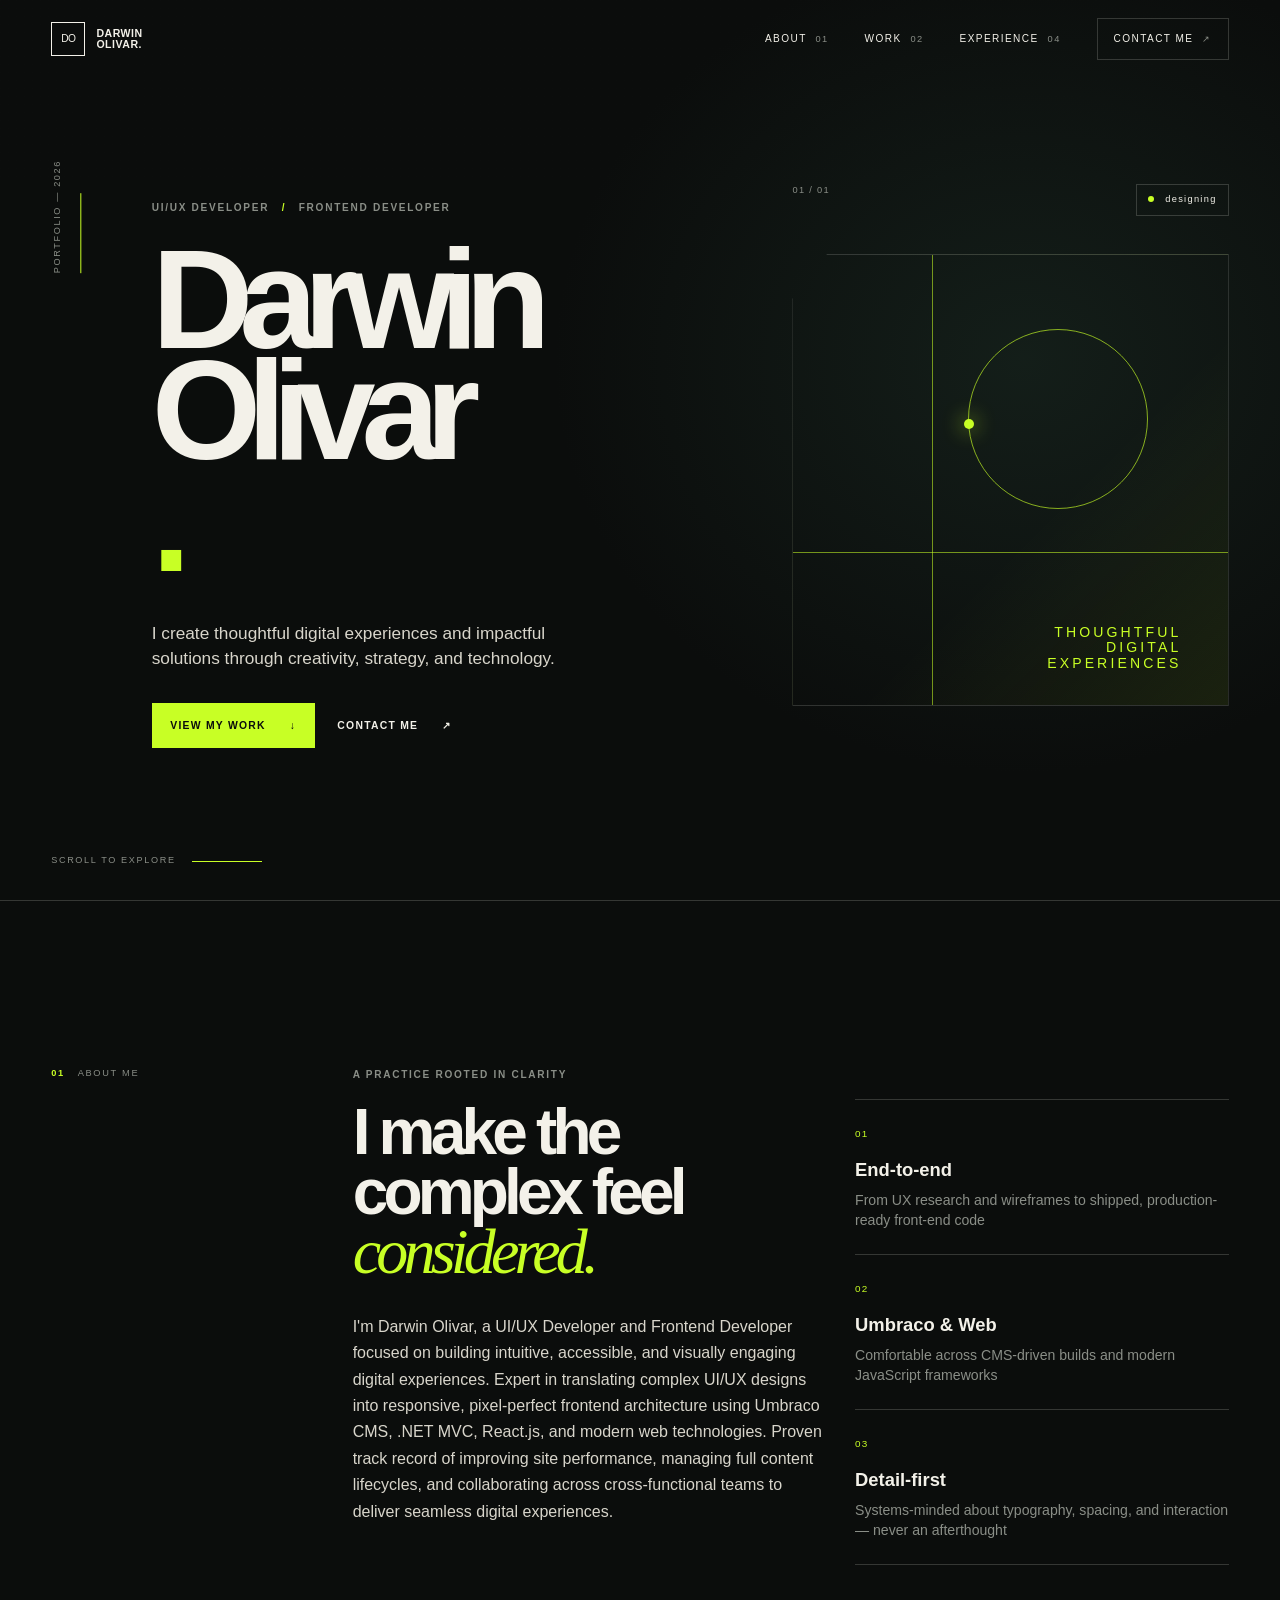
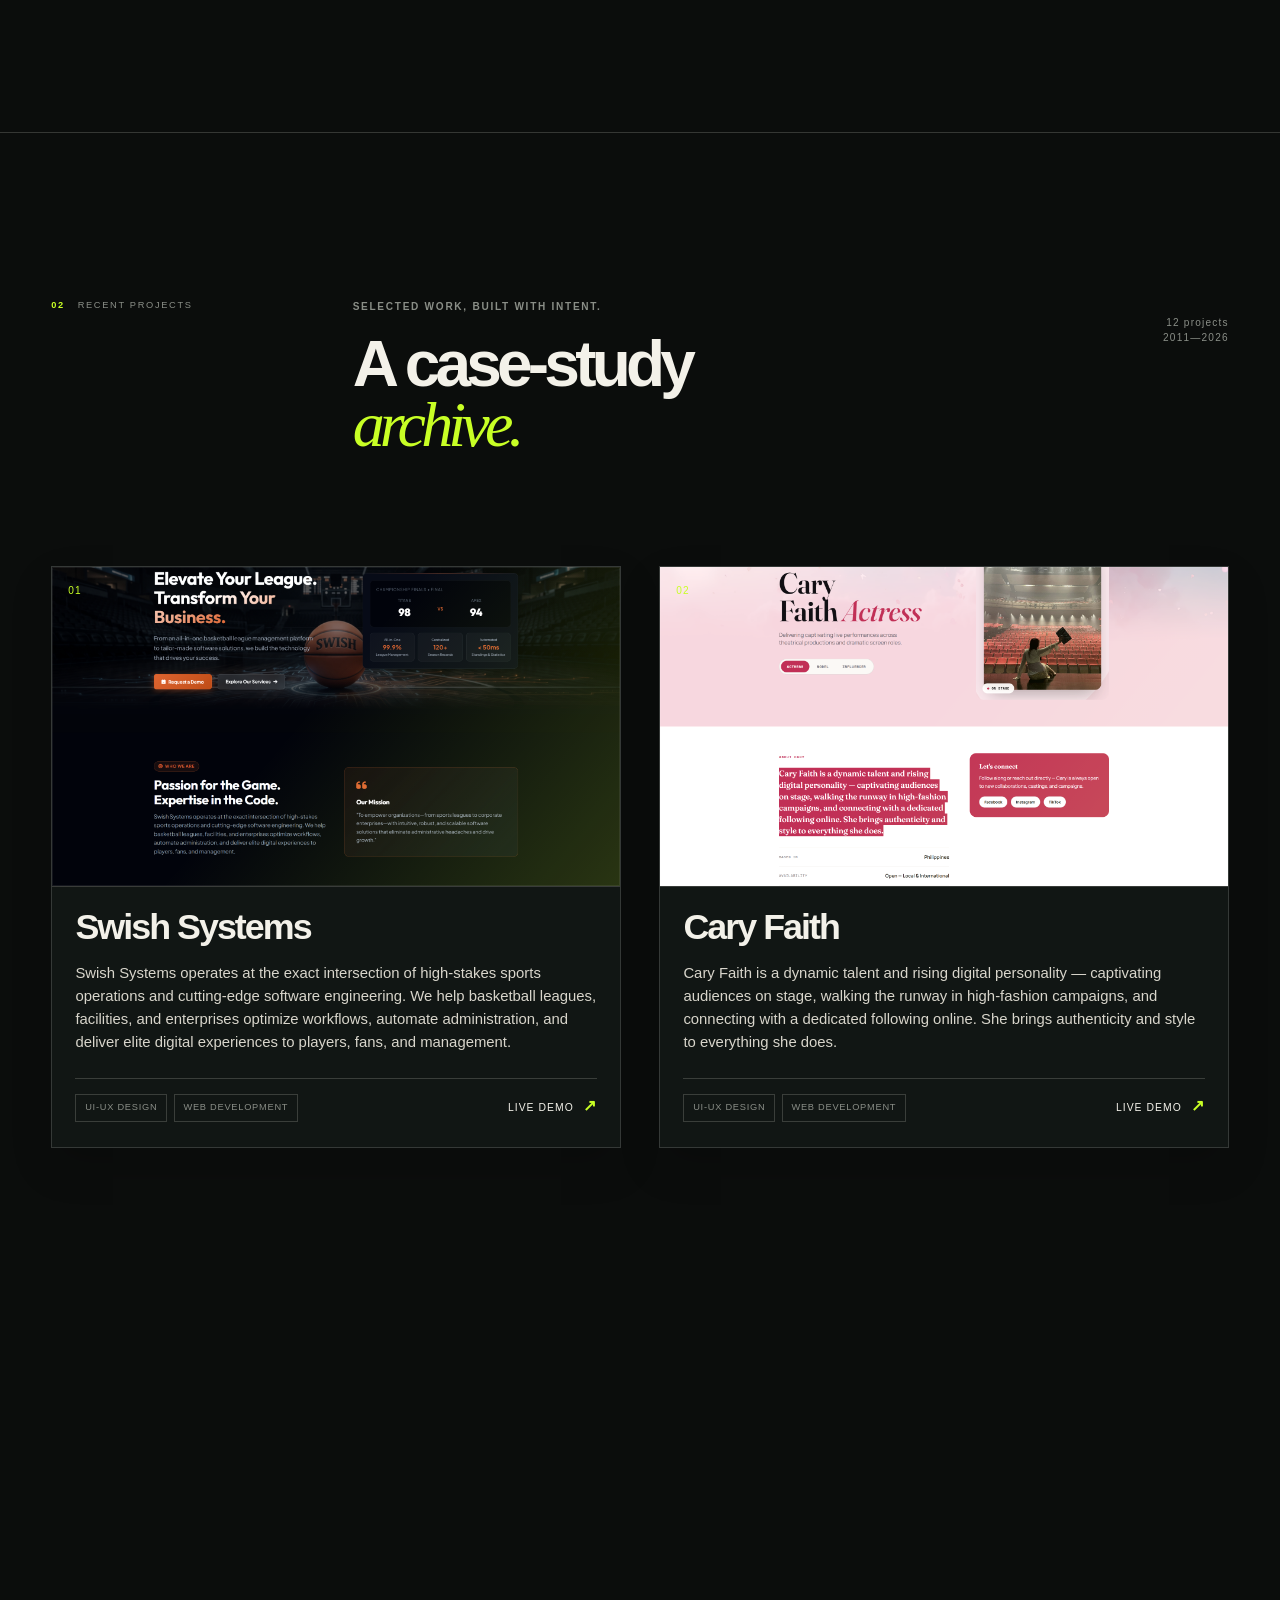
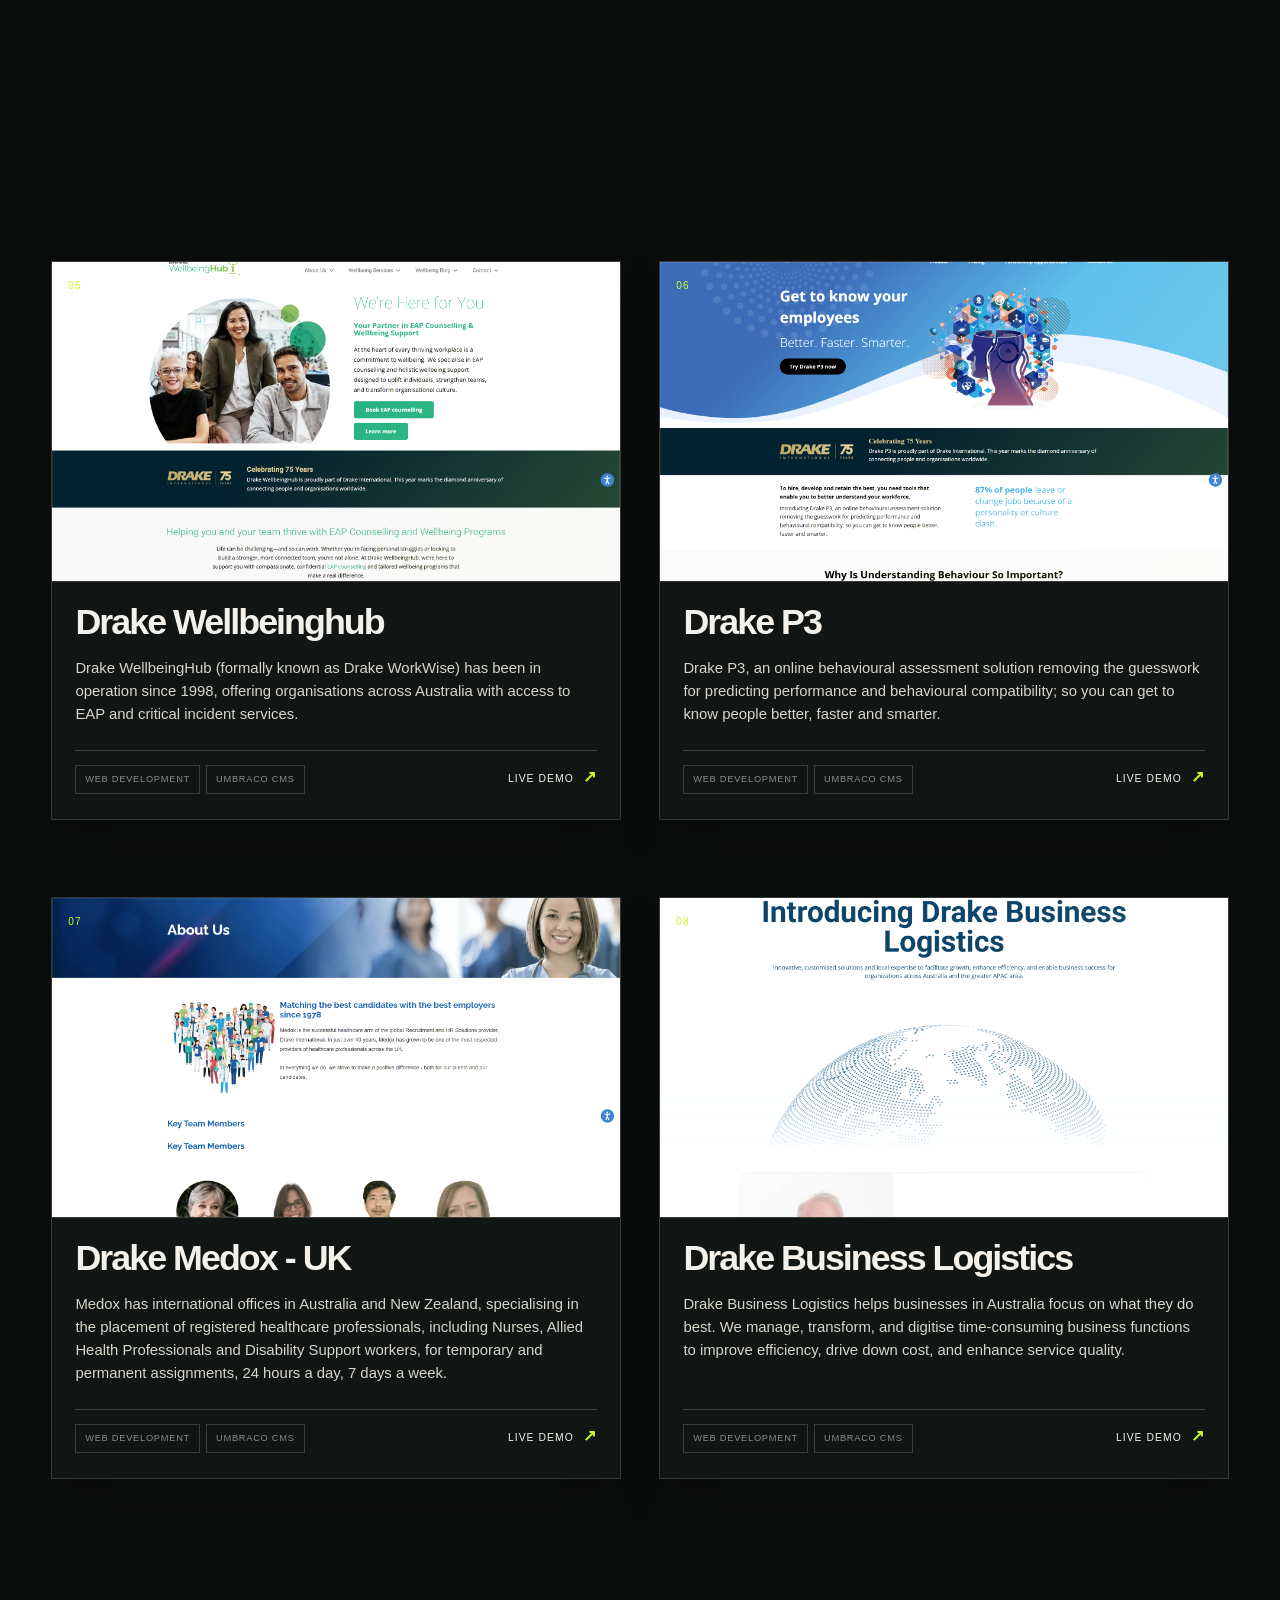
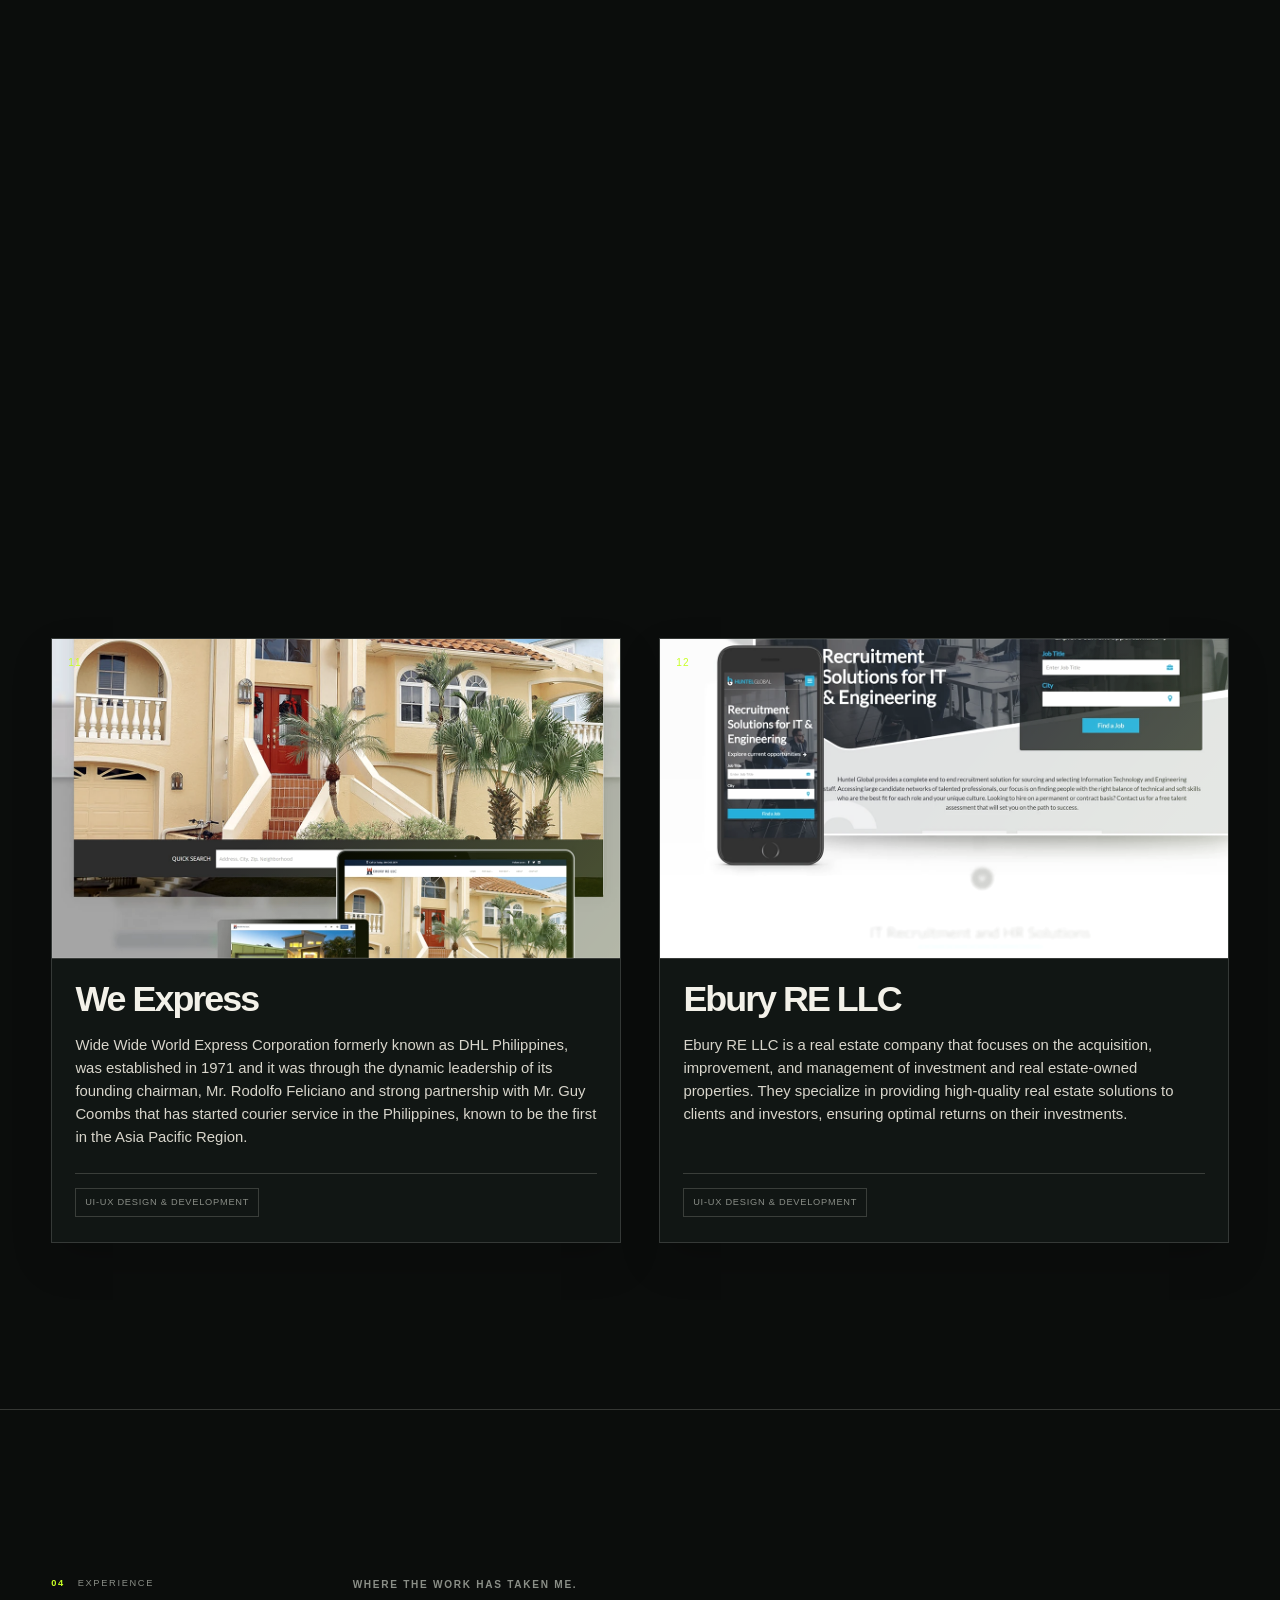
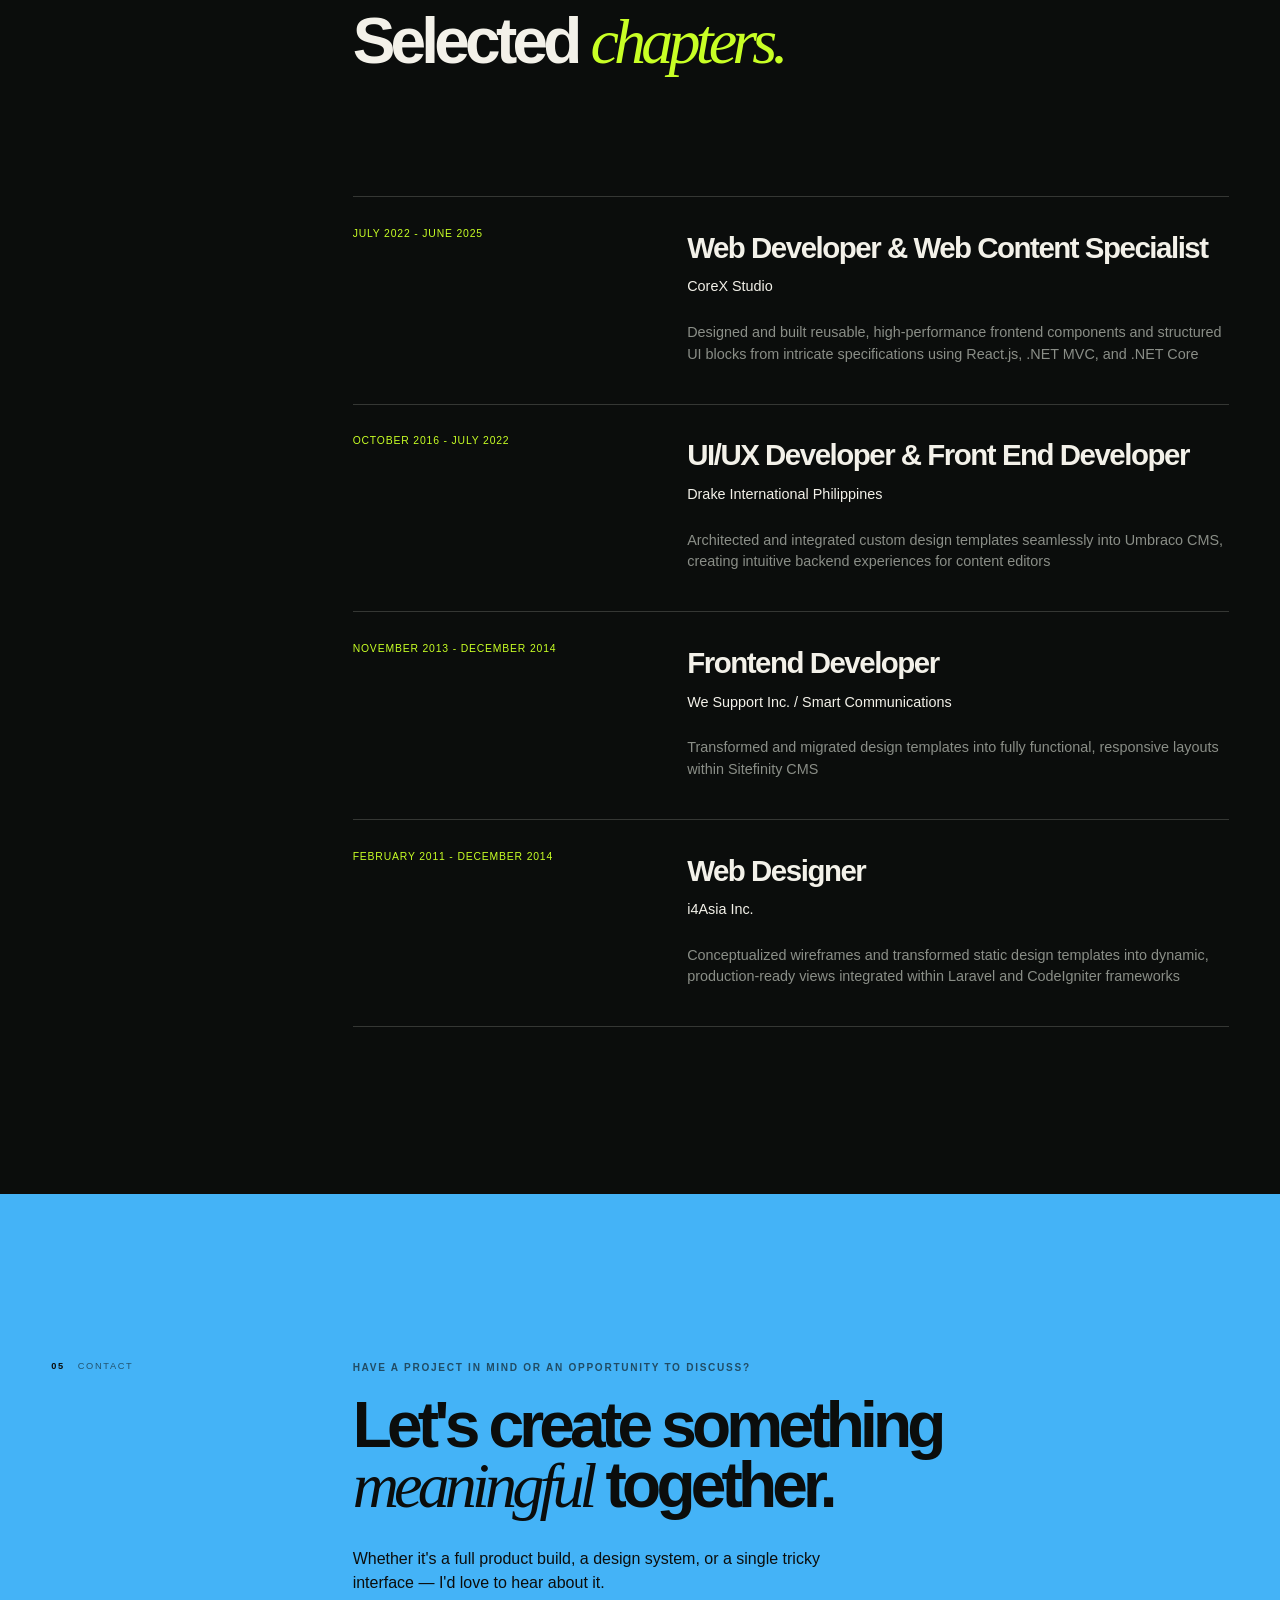
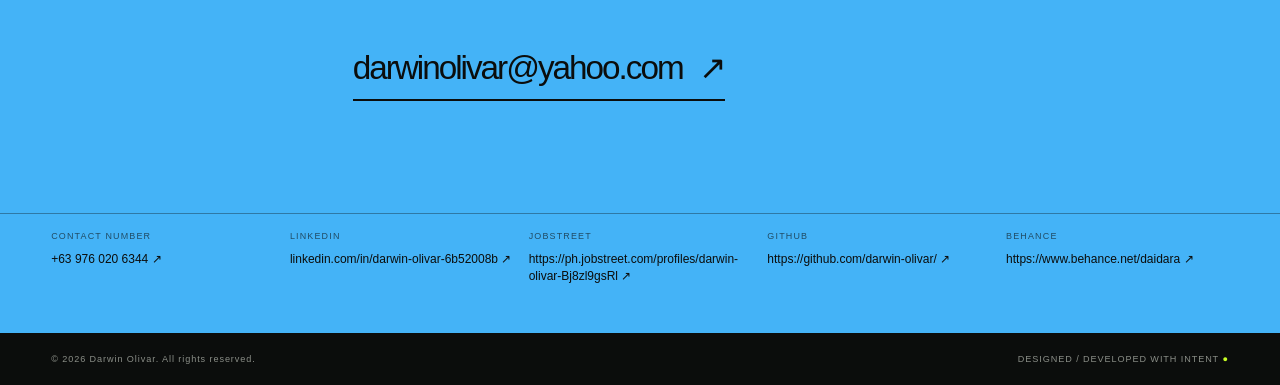
<file: index.html>
<!doctype html>
<html lang="en">
  <head>
    <meta charset="utf-8" />
    <meta name="viewport" content="width=device-width, initial-scale=1" />
    <meta
      name="description"
      content="Darwin Olivar — UI/UX Developer and Frontend Developer. I create thoughtful digital experiences and impactful solutions through creativity, strategy, and technology."
    />
    <meta name="theme-color" content="#0b0d0c" />
    <title>Darwin Olivar — UI/UX & Frontend Developer</title>
    <link rel="stylesheet" href="assets/css/style.css" />
    <script defer src="assets/js/script.js"></script>
  </head>
  <body>
    <div class="site-shell">
      <header class="site-header" data-header>
        <a class="brand" href="#top" aria-label="Darwin Olivar home"
          ><span class="brand__mark">DO</span
          ><span class="brand__name">Darwin<br />Olivar.</span></a
        >
        <button
          class="menu-toggle"
          type="button"
          aria-expanded="false"
          aria-controls="primary-nav"
        >
          <span class="menu-toggle__label">Menu</span
          ><span class="menu-toggle__icon"><i></i><i></i></span>
        </button>
        <nav class="site-nav" id="primary-nav" aria-label="Primary navigation">
          <a class="site-nav__link" href="#about">About <span>01</span></a>
          <a class="site-nav__link" href="#work">Work <span>02</span></a>
          <a class="site-nav__link" href="#experience"
            >Experience <span>04</span></a
          >
          <a class="site-nav__link site-nav__link--outline" href="#contact"
            >Contact Me <span>↗</span></a
          >
        </nav>
      </header>

      <main id="top">
        <section class="hero section-grid" aria-labelledby="hero-title">
          <div class="hero__rail">
            <span>PORTFOLIO — 2026</span><span class="hero__rail-line"></span>
          </div>
          <div class="hero__content">
            <p class="eyebrow hero__eyebrow">
              UI/UX DEVELOPER <b>/</b> FRONTEND DEVELOPER
            </p>
            <h1 class="hero__title" id="hero-title">
              <span>Darwin</span
              ><span>Olivar<span class="hero__period">.</span></span>
            </h1>
            <p class="hero__intro">
              I create thoughtful digital experiences and impactful solutions
              through creativity, strategy, and technology.
            </p>
            <div class="hero__actions">
              <a class="button button--accent" href="#work"
                >View My Work <span>↓</span></a
              ><a class="button button--text" href="#contact"
                >Contact Me <span>↗</span></a
              >
            </div>
          </div>
          <div class="hero__visual" aria-label="Abstract visual composition">
            <div class="hero__visual-top">
              <span>01 / 01</span
              ><span class="hero__status"><i></i> designing</span>
            </div>
            <div class="hero__visual-grid"></div>
            <div class="hero__visual-note">
              THOUGHTFUL<br />DIGITAL<br />EXPERIENCES
            </div>
            <div class="hero__visual-orbit"></div>
          </div>
          <div class="hero__scroll"><span>SCROLL TO EXPLORE</span><i></i></div>
        </section>

        <section
          class="about section-grid section"
          id="about"
          aria-labelledby="about-title"
        >
          <div class="section-marker"><span>01</span><span>ABOUT ME</span></div>
          <div class="about__copy reveal">
            <p class="section-kicker">A PRACTICE ROOTED IN CLARITY</p>
            <h2 id="about-title">
              I make the complex feel <em>considered.</em>
            </h2>
            <p>
              I'm Darwin Olivar, a UI/UX Developer and Frontend Developer
              focused on building intuitive, accessible, and visually engaging
              digital experiences. Expert in translating complex UI/UX designs
              into responsive, pixel-perfect frontend architecture using Umbraco
              CMS, .NET MVC, React.js, and modern web technologies. Proven track
              record of improving site performance, managing full content
              lifecycles, and collaborating across cross-functional teams to
              deliver seamless digital experiences.
            </p>
          </div>
          <div class="about__features">
            <article class="feature reveal">
              <span class="feature__number">01</span>
              <h3>End-to-end</h3>
              <p>
                From UX research and wireframes to shipped, production-ready
                front-end code
              </p>
            </article>
            <article class="feature reveal">
              <span class="feature__number">02</span>
              <h3>Umbraco & Web</h3>
              <p>
                Comfortable across CMS-driven builds and modern JavaScript
                frameworks
              </p>
            </article>
            <article class="feature reveal">
              <span class="feature__number">03</span>
              <h3>Detail-first</h3>
              <p>
                Systems-minded about typography, spacing, and interaction —
                never an afterthought
              </p>
            </article>
          </div>
        </section>

        <section class="work section" id="work" aria-labelledby="work-title">
          <div class="section-grid work__heading">
            <div class="section-marker">
              <span>02</span><span>RECENT PROJECTS</span>
            </div>
            <div class="work__intro reveal">
              <p class="section-kicker">SELECTED WORK, BUILT WITH INTENT.</p>
              <h2 id="work-title">A case-study <em>archive.</em></h2>
            </div>
            <p class="work__count">12 projects<br />2011—2026</p>
          </div>
          <div class="project-grid">
            <article class="project reveal">
              <div class="project__media">
                <img
                  src="assets/images/img-13.png"
                  alt="Swish Systems project preview"
                  loading="lazy"
                /><span class="project__index">01</span>
              </div>
              <div class="project__body">
                <div>
                  <h3>Swish Systems</h3>
                  <p>
                    Swish Systems operates at the exact intersection of
                    high-stakes sports operations and cutting-edge software
                    engineering. We help basketball leagues, facilities, and
                    enterprises optimize workflows, automate administration, and
                    deliver elite digital experiences to players, fans, and
                    management.
                  </p>
                </div>
                <div class="project__meta">
                  <div class="tags">
                    <span>UI-UX Design</span><span>Web Development</span>
                  </div>
                  <a
                    class="project__link"
                    href="https://swishsystemsph.com/"
                    target="_blank"
                    rel="noreferrer"
                    >Live Demo <b>↗</b></a
                  >
                </div>
              </div>
            </article>

            <article class="project reveal">
              <div class="project__media">
                <img
                  src="assets/images/img-12.png"
                  alt="Cary Faith project preview"
                  loading="lazy"
                /><span class="project__index">02</span>
              </div>
              <div class="project__body">
                <h3>Cary Faith</h3>
                <p>
                  Cary Faith is a dynamic talent and rising digital personality
                  — captivating audiences on stage, walking the runway in
                  high-fashion campaigns, and connecting with a dedicated
                  following online. She brings authenticity and style to
                  everything she does.
                </p>
                <div class="project__meta">
                  <div class="tags">
                    <span>UI-UX Design</span><span>Web Development</span>
                  </div>
                  <a
                    class="project__link"
                    href="http://caryfaith.com/"
                    target="_blank"
                    rel="noreferrer"
                    >Live Demo <b>↗</b></a
                  >
                </div>
              </div>
            </article>

            <article class="project project--tall reveal">
              <div class="project__media">
                <img
                  src="assets/images/img-1.png"
                  alt="M88 Mansion project preview"
                  loading="lazy"
                /><span class="project__index">03</span>
              </div>
              <div class="project__body">
                <h3>M88 Mansion</h3>
                <p>
                  Online gambling and sports betting platform primarily
                  targeting the Asian market.
                </p>
                <div class="project__meta">
                  <div class="tags">
                    <span>Web Content</span><span>Web Development</span
                    ><span>React.js</span>
                  </div>
                  <a
                    class="project__link"
                    href="https://www.m88.com/"
                    target="_blank"
                    rel="noreferrer"
                    >Live Demo <b>↗</b></a
                  >
                </div>
              </div>
            </article>

            <article class="project reveal">
              <div class="project__media">
                <img
                  src="assets/images/img-2.png"
                  alt="Drake Medox NZ project preview"
                  loading="lazy"
                /><span class="project__index">04</span>
              </div>
              <div class="project__body">
                <h3>Drake Medox NZ</h3>
                <p>
                  Drake Medox has been the health and community care recruitment
                  arm of Drake New Zealand, providing quality healthcare workers
                  to hospitals, aged care facilities and for individuals.
                </p>
                <div class="project__meta">
                  <div class="tags">
                    <span>Web Development</span><span>UI-UX Design</span
                    ><span>Umbraco CMS</span>
                  </div>
                  <a
                    class="project__link"
                    href="https://www.drakemedox.co.nz/"
                    target="_blank"
                    rel="noreferrer"
                    >Live Demo <b>↗</b></a
                  >
                </div>
              </div>
            </article>

            <article class="project reveal">
              <div class="project__media">
                <img
                  src="assets/images/img-4.png"
                  alt="Drake Wellbeinghub project preview"
                  loading="lazy"
                /><span class="project__index">05</span>
              </div>
              <div class="project__body">
                <h3>Drake Wellbeinghub</h3>
                <p>
                  Drake WellbeingHub (formally known as Drake WorkWise) has been
                  in operation since 1998, offering organisations across
                  Australia with access to EAP and critical incident services.
                </p>
                <div class="project__meta">
                  <div class="tags">
                    <span>Web Development</span><span>Umbraco CMS</span>
                  </div>
                  <a
                    class="project__link"
                    href="https://drakewellbeinghub.com.au/"
                    target="_blank"
                    rel="noreferrer"
                    >Live Demo <b>↗</b></a
                  >
                </div>
              </div>
            </article>

            <article class="project reveal">
              <div class="project__media">
                <img
                  src="assets/images/img-5.png"
                  alt="Drake P3 project preview"
                  loading="lazy"
                /><span class="project__index">06</span>
              </div>
              <div class="project__body">
                <h3>Drake P3</h3>
                <p>
                  Drake P3, an online behavioural assessment solution removing
                  the guesswork for predicting performance and behavioural
                  compatibility; so you can get to know people better, faster
                  and smarter.
                </p>
                <div class="project__meta">
                  <div class="tags">
                    <span>Web Development</span><span>Umbraco CMS</span>
                  </div>
                  <a
                    class="project__link"
                    href="https://drakep3.com/"
                    target="_blank"
                    rel="noreferrer"
                    >Live Demo <b>↗</b></a
                  >
                </div>
              </div>
            </article>

            <article class="project reveal">
              <div class="project__media">
                <img
                  src="assets/images/img-6.png"
                  alt="Drake Medox UK project preview"
                  loading="lazy"
                /><span class="project__index">07</span>
              </div>
              <div class="project__body">
                <h3>Drake Medox - UK</h3>
                <p>
                  Medox has international offices in Australia and New Zealand,
                  specialising in the placement of registered healthcare
                  professionals, including Nurses, Allied Health Professionals
                  and Disability Support workers, for temporary and permanent
                  assignments, 24 hours a day, 7 days a week.
                </p>
                <div class="project__meta">
                  <div class="tags">
                    <span>Web Development</span><span>Umbraco CMS</span>
                  </div>
                  <a
                    class="project__link"
                    href="https://drakemedox.co.uk/"
                    target="_blank"
                    rel="noreferrer"
                    >Live Demo <b>↗</b></a
                  >
                </div>
              </div>
            </article>

            <article class="project reveal">
              <div class="project__media">
                <img
                  src="assets/images/img-7.png"
                  alt="Drake Business Logistics project preview"
                  loading="lazy"
                /><span class="project__index">08</span>
              </div>
              <div class="project__body">
                <h3>Drake Business Logistics</h3>
                <p>
                  Drake Business Logistics helps businesses in Australia focus
                  on what they do best. We manage, transform, and digitise
                  time-consuming business functions to improve efficiency, drive
                  down cost, and enhance service quality.
                </p>
                <div class="project__meta">
                  <div class="tags">
                    <span>Web Development</span><span>Umbraco CMS</span>
                  </div>
                  <a
                    class="project__link"
                    href="https://dbla.com.au/"
                    target="_blank"
                    rel="noreferrer"
                    >Live Demo <b>↗</b></a
                  >
                </div>
              </div>
            </article>

            <article class="project reveal">
              <div class="project__media">
                <img
                  src="assets/images/img-8.png"
                  alt="Vertical Talent project preview"
                  loading="lazy"
                /><span class="project__index">09</span>
              </div>
              <div class="project__body">
                <h3>Vertical Talent</h3>
                <p>
                  Vertical Talent is a recruitment agency that specializes in
                  connecting top talent with leading companies across various
                  industries. They focus on delivering personalized recruitment
                  solutions to meet the unique needs of both clients and
                  candidates.
                </p>
                <div class="project__meta">
                  <div class="tags">
                    <span>UI-UX Design & Development</span
                    ><span>Umbraco CMS</span>
                  </div>
                </div>
              </div>
            </article>

            <article class="project reveal">
              <div class="project__media">
                <img
                  src="assets/images/img-9.png"
                  alt="Huntel Global project preview"
                  loading="lazy"
                /><span class="project__index">10</span>
              </div>
              <div class="project__body">
                <h3>Huntel Global</h3>
                <p>
                  Huntel Global, the specialized IT division of Drake
                  International where relationships matter. We believe in
                  building long-term Partnerships based on integrity and
                  exceptional service. Our mission is to connect talented IT
                  professionals with organizations seeking the perfect fit for
                  Contract, Temporary and Permanent opportunities.
                </p>
                <div class="project__meta">
                  <div class="tags">
                    <span>Web Development</span><span>Umbraco CMS</span>
                  </div>
                </div>
              </div>
            </article>

            <article class="project reveal">
              <div class="project__media">
                <img
                  src="assets/images/img-10.png"
                  alt="We Express project preview"
                  loading="lazy"
                /><span class="project__index">11</span>
              </div>
              <div class="project__body">
                <h3>We Express</h3>
                <p>
                  Wide Wide World Express Corporation formerly known as DHL
                  Philippines, was established in 1971 and it was through the
                  dynamic leadership of its founding chairman, Mr. Rodolfo
                  Feliciano and strong partnership with Mr. Guy Coombs that has
                  started courier service in the Philippines, known to be the
                  first in the Asia Pacific Region.
                </p>
                <div class="project__meta">
                  <div class="tags">
                    <span>UI-UX Design & Development</span>
                  </div>
                </div>
              </div>
            </article>

            <article class="project reveal">
              <div class="project__media">
                <img
                  src="assets/images/img-11.png"
                  alt="Ebury RE LLC project preview"
                  loading="lazy"
                /><span class="project__index">12</span>
              </div>
              <div class="project__body">
                <h3>Ebury RE LLC</h3>
                <p>
                  Ebury RE LLC is a real estate company that focuses on the
                  acquisition, improvement, and management of investment and
                  real estate-owned properties. They specialize in providing
                  high-quality real estate solutions to clients and investors,
                  ensuring optimal returns on their investments.
                </p>
                <div class="project__meta">
                  <div class="tags">
                    <span>UI-UX Design & Development</span>
                  </div>
                </div>
              </div>
            </article>
          </div>
        </section>

        <!-- <section
          class="skills section-grid section"
          id="skills"
          aria-labelledby="skills-title"
        >
          <div class="section-marker"><span>03</span><span>SKILLS</span></div>
          <div class="skills__heading reveal">
            <p class="section-kicker">TOOLS OF THE CRAFT.</p>
            <h2 id="skills-title">A working <em>system.</em></h2>
          </div>
          <div class="skills__list">
            <article class="skill-group reveal">
              <span class="skill-group__index">01</span>
              <h3>Design</h3>
              <ul>
                <li>UI-UX Design</li>
                <li>Figma</li>
                <li>Adobe Photoshop</li>
                <li>Adobe Illustrator</li>
              </ul>
            </article>
            <article class="skill-group reveal">
              <span class="skill-group__index">02</span>
              <h3>Development</h3>
              <ul>
                <li>HTML / Semantic HTML</li>
                <li>CSS / CSS Animations</li>
                <li>CSS Frameworks</li>
                <li>SASS (CSS Processor)</li>
                <li>JavaScript</li>
                <li>jQuery</li>
                <li>React.JS</li>
                <li>Umbraco CMS</li>
                <li>Word Press</li>
                <li>Web Optimization</li>
                <li>Sitefinity CMS</li>
                <li>Laravel</li>
                <li>CodeIgniter</li>
              </ul>
            </article>
          </div>
        </section> -->

        <section
          class="experience section-grid section"
          id="experience"
          aria-labelledby="experience-title"
        >
          <div class="section-marker">
            <span>04</span><span>EXPERIENCE</span>
          </div>
          <div class="experience__heading reveal">
            <p class="section-kicker">WHERE THE WORK HAS TAKEN ME.</p>
            <h2 id="experience-title">Selected <em>chapters.</em></h2>
          </div>
          <div class="timeline">
            <article class="timeline__item reveal">
              <div class="timeline__date">July 2022 - June 2025</div>
              <div class="timeline__body">
                <h3>Web Developer & Web Content Specialist</h3>
                <p class="timeline__company">CoreX Studio</p>
                <p>
                  Designed and built reusable, high-performance frontend
                  components and structured UI blocks from intricate
                  specifications using React.js, .NET MVC, and .NET Core
                </p>
              </div>
            </article>
            <article class="timeline__item reveal">
              <div class="timeline__date">October 2016 - July 2022</div>
              <div class="timeline__body">
                <h3>UI/UX Developer & Front End Developer</h3>
                <p class="timeline__company">Drake International Philippines</p>
                <p>
                  Architected and integrated custom design templates seamlessly
                  into Umbraco CMS, creating intuitive backend experiences for
                  content editors
                </p>
              </div>
            </article>
            <article class="timeline__item reveal">
              <div class="timeline__date">November 2013 - December 2014</div>
              <div class="timeline__body">
                <h3>Frontend Developer</h3>
                <p class="timeline__company">
                  We Support Inc. / Smart Communications
                </p>
                <p>
                  Transformed and migrated design templates into fully
                  functional, responsive layouts within Sitefinity CMS
                </p>
              </div>
            </article>
            <article class="timeline__item reveal">
              <div class="timeline__date">February 2011 - December 2014</div>
              <div class="timeline__body">
                <h3>Web Designer</h3>
                <p class="timeline__company">i4Asia Inc.</p>
                <p>
                  Conceptualized wireframes and transformed static design
                  templates into dynamic, production-ready views integrated
                  within Laravel and CodeIgniter frameworks
                </p>
              </div>
            </article>
          </div>
        </section>

        <section
          class="contact section"
          id="contact"
          aria-labelledby="contact-title"
        >
          <div class="contact__grid section-grid">
            <div class="section-marker">
              <span>05</span><span>CONTACT</span>
            </div>
            <div class="contact__content reveal">
              <p class="section-kicker">
                HAVE A PROJECT IN MIND OR AN OPPORTUNITY TO DISCUSS?
              </p>
              <h2 id="contact-title">
                Let's create something <em>meaningful</em> together.
              </h2>
              <p>
                Whether it's a full product build, a design system, or a single
                tricky interface — I'd love to hear about it.
              </p>
              <a class="contact__email" href="mailto:darwinolivar@yahoo.com"
                >darwinolivar@yahoo.com <span>↗</span></a
              >
            </div>
          </div>
          <div class="contact__links section-grid">
            <a href="tel:+639760206344"
              ><span>CONTACT NUMBER</span>+63 976 020 6344 ↗</a
            ><a
              href="https://linkedin.com/in/darwin-olivar-6b52008b"
              target="_blank"
              rel="noreferrer"
              ><span>LINKEDIN</span>linkedin.com/in/darwin-olivar-6b52008b ↗</a
            ><a
              href="https://ph.jobstreet.com/profiles/darwin-olivar-Bj8zl9gsRl"
              target="_blank"
              rel="noreferrer"
              ><span>JOBSTREET</span
              >https://ph.jobstreet.com/profiles/darwin-olivar-Bj8zl9gsRl ↗</a
            ><a
              href="https://github.com/darwin-olivar/"
              target="_blank"
              rel="noreferrer"
              ><span>GITHUB</span>https://github.com/darwin-olivar/ ↗</a
            ><a
              href="https://www.behance.net/daidara"
              target="_blank"
              rel="noreferrer"
              ><span>BEHANCE</span>https://www.behance.net/daidara ↗</a
            >
          </div>
        </section>
      </main>
      <footer class="site-footer">
        <div>© 2026 Darwin Olivar. All rights reserved.</div>
        <div>DESIGNED / DEVELOPED WITH INTENT <span>●</span></div>
      </footer>
    </div>
  </body>
</html>
</file>
<file: assets/css/style.css>
:root {
  --ink: #0b0d0c;
  --paper: #f3f1e9;
  --paper-2: #d8d5cb;
  --muted: #8a8e87;
  --line: rgba(243, 241, 233, 0.18);
  --accent: #c8ff25;
  --accent-dark: #92bc12;
  --blue: #8faefc;
  --max: 1440px;
  --pad: clamp(1.25rem, 4vw, 4.75rem);
  --ease: cubic-bezier(0.22, 1, 0.36, 1);
}
* {
  box-sizing: border-box;
}
html {
  scroll-behavior: smooth;
  background: var(--ink);
}
body {
  margin: 0;
  background: var(--ink);
  color: var(--paper);
  font-family: Arial, Helvetica, sans-serif;
  line-height: 1.5;
  overflow-x: hidden;
}
body:before {
  content: "";
  position: fixed;
  inset: 0;
  pointer-events: none;
  opacity: 0.14;
  background-image:
    linear-gradient(rgba(255, 255, 255, 0.035) 1px, transparent 1px),
    linear-gradient(90deg, rgba(255, 255, 255, 0.035) 1px, transparent 1px);
  background-size: 8px 8px;
  mask-image: linear-gradient(to bottom, black, transparent 80%);
  z-index: 10;
}
.site-shell {
  max-width: var(--max);
  margin: 0 auto;
}
.section-grid {
  display: grid;
  grid-template-columns: repeat(12, minmax(0, 1fr));
  gap: clamp(1rem, 2.2vw, 2rem);
  padding-left: var(--pad);
  padding-right: var(--pad);
}
.section {
  padding-top: clamp(7rem, 13vw, 13rem);
  padding-bottom: clamp(7rem, 13vw, 13rem);
  border-top: 1px solid var(--line);
}
.site-header {
  height: 78px;
  padding: 0 var(--pad);
  display: flex;
  align-items: center;
  justify-content: space-between;
  position: fixed;
  top: 0;
  left: 50%;
  transform: translateX(-50%);
  width: min(var(--max), 100%);
  z-index: 20;
  transition:
    background 0.3s,
    border-color 0.3s;
}
.site-header.is-scrolled {
  background: rgba(11, 13, 12, 0.88);
  backdrop-filter: blur(15px);
  border-bottom: 1px solid var(--line);
}
.brand {
  color: var(--paper);
  display: flex;
  align-items: center;
  gap: 0.7rem;
  text-decoration: none;
}
.brand__mark {
  border: 1px solid var(--paper);
  width: 34px;
  height: 34px;
  display: grid;
  place-items: center;
  font-size: 0.64rem;
  letter-spacing: -0.08em;
}
.brand__name {
  font-size: 0.66rem;
  line-height: 1.05;
  font-weight: 700;
  text-transform: uppercase;
  letter-spacing: 0.05em;
}
.site-nav {
  display: flex;
  align-items: center;
  gap: clamp(1rem, 2.8vw, 3.5rem);
}
.site-nav__link {
  color: var(--paper);
  font-size: 0.63rem;
  text-decoration: none;
  text-transform: uppercase;
  letter-spacing: 0.14em;
  transition: color 0.2s;
}
.site-nav__link:hover,
.project__link:hover {
  color: var(--accent);
}
.site-nav__link span {
  color: var(--muted);
  font-size: 0.58rem;
  margin-left: 0.3rem;
}
.site-nav__link--outline {
  border: 1px solid var(--line);
  padding: 0.75rem 1rem;
}
.menu-toggle {
  display: none;
  background: none;
  border: 0;
  color: var(--paper);
}
.hero {
  min-height: 100vh;
  position: relative;
  align-items: center;
  padding-top: 8rem;
  padding-bottom: 5rem;
  overflow: hidden;
}
.hero:after {
  content: "";
  position: absolute;
  right: -20%;
  top: -10%;
  width: 80%;
  height: 100%;
  background: radial-gradient(
    ellipse at center,
    rgba(36, 62, 50, 0.35),
    transparent 65%
  );
  pointer-events: none;
}
.hero__rail {
  grid-column: 1 / span 1;
  align-self: start;
  margin-top: 2rem;
  display: flex;
  flex-direction: column;
  gap: 1rem;
  color: var(--muted);
  font-size: 0.57rem;
  letter-spacing: 0.18em;
  writing-mode: vertical-rl;
  transform: rotate(180deg);
  z-index: 1;
}
.hero__rail-line {
  height: 80px;
  width: 1px;
  background: var(--accent);
  display: block;
}
.hero__content {
  grid-column: 2 / span 6;
  position: relative;
  z-index: 2;
}
.eyebrow,
.section-kicker {
  font-size: 0.63rem;
  letter-spacing: 0.17em;
  color: var(--muted);
  font-weight: 700;
}
.hero__eyebrow {
  margin: 0 0 1.8rem;
}
.hero__eyebrow b {
  color: var(--accent);
  padding: 0 0.5rem;
}
.hero__title {
  font-size: clamp(5rem, 11vw, 10.5rem);
  line-height: 0.79;
  letter-spacing: -0.1em;
  margin: 0 0 2.7rem;
  font-weight: 800;
}
.hero__title span {
  display: block;
}
.hero__period {
  color: var(--accent);
}
.hero__intro {
  max-width: 28rem;
  color: var(--paper-2);
  font-size: clamp(1rem, 1.35vw, 1.2rem);
  line-height: 1.45;
  margin: 0 0 2rem;
}
.hero__actions {
  display: flex;
  align-items: center;
  gap: 1.4rem;
}
.button {
  display: inline-flex;
  align-items: center;
  gap: 1.5rem;
  padding: 0.85rem 1.1rem;
  text-decoration: none;
  text-transform: uppercase;
  letter-spacing: 0.12em;
  font-size: 0.65rem;
  font-weight: 700;
}
.button--accent {
  background: var(--accent);
  color: var(--ink);
  border: 1px solid var(--accent);
}
.button--accent:hover {
  background: transparent;
  color: var(--accent);
}
.button--text {
  color: var(--paper);
  padding-left: 0;
}
.button--text:hover {
  color: var(--accent);
}
.hero__visual {
  grid-column: 8 / -1;
  position: relative;
  height: min(55vw, 580px);
  min-height: 370px;
  z-index: 1;
}
.hero__visual-grid {
  position: absolute;
  inset: 12% 0 10% 8%;
  border: 1px solid rgba(243, 241, 233, 0.16);
  background: linear-gradient(
    135deg,
    transparent 58%,
    rgba(200, 255, 37, 0.08)
  );
  clip-path: polygon(8% 0, 100% 0, 100% 100%, 0 100%, 0 10%);
}
.hero__visual-grid:before,
.hero__visual-grid:after {
  content: "";
  position: absolute;
  background: var(--accent);
  opacity: 0.55;
}
.hero__visual-grid:before {
  height: 100%;
  width: 1px;
  left: 32%;
}
.hero__visual-grid:after {
  height: 1px;
  width: 100%;
  top: 66%;
}
.hero__visual-top {
  display: flex;
  justify-content: space-between;
  position: absolute;
  top: 0;
  right: 0;
  left: 8%;
  font-size: 0.58rem;
  letter-spacing: 0.14em;
  color: var(--muted);
  z-index: 2;
}
.hero__status {
  border: 1px solid var(--line);
  padding: 0.5rem 0.7rem;
  color: var(--paper);
}
.hero__status i {
  display: inline-block;
  width: 6px;
  height: 6px;
  background: var(--accent);
  border-radius: 50%;
  margin-right: 0.45rem;
}
.hero__visual-note {
  position: absolute;
  right: 10%;
  bottom: 16%;
  font-size: clamp(0.75rem, 1.1vw, 1rem);
  line-height: 1.1;
  letter-spacing: 0.22em;
  color: var(--accent);
  text-align: right;
}
.hero__visual-orbit {
  position: absolute;
  width: 180px;
  height: 180px;
  border: 1px solid rgba(200, 255, 37, 0.65);
  border-radius: 50%;
  right: 17%;
  top: 25%;
}
.hero__visual-orbit:after {
  content: "";
  position: absolute;
  width: 10px;
  height: 10px;
  background: var(--accent);
  left: -5px;
  top: 50%;
  border-radius: 50%;
  box-shadow: 0 0 20px var(--accent);
}
.hero__scroll {
  position: absolute;
  bottom: 2rem;
  left: var(--pad);
  display: flex;
  align-items: center;
  gap: 1rem;
  color: var(--muted);
  font-size: 0.57rem;
  letter-spacing: 0.18em;
}
.hero__scroll i {
  display: block;
  height: 1px;
  width: 70px;
  background: var(--accent);
}
.section-marker {
  grid-column: 1 / span 2;
  display: flex;
  gap: 0.8rem;
  align-items: flex-start;
  color: var(--muted);
  font-size: 0.58rem;
  letter-spacing: 0.18em;
}
.section-marker span:first-child {
  color: var(--accent);
  font-weight: bold;
}
.about__copy {
  grid-column: 4 / span 5;
}
.section-kicker {
  margin: 0 0 1.3rem;
}
.about h2,
.work h2,
.skills h2,
.experience h2,
.contact h2 {
  font-size: clamp(2.7rem, 5vw, 5.6rem);
  line-height: 0.93;
  letter-spacing: -0.075em;
  margin: 0 0 2rem;
}
.about h2 em,
.work h2 em,
.skills h2 em,
.experience h2 em,
.contact h2 em {
  font-family: Georgia, serif;
  font-weight: 400;
  color: var(--accent);
}
.about__copy > p:last-child {
  color: var(--paper-2);
  font-size: 1rem;
  line-height: 1.65;
}
.about__features {
  grid-column: 9 / -1;
  display: flex;
  flex-direction: column;
  margin-top: 2rem;
}
.feature {
  border-top: 1px solid var(--line);
  padding: 1.2rem 0 1.5rem;
}
.feature:last-child {
  border-bottom: 1px solid var(--line);
}
.feature__number,
.skill-group__index {
  color: var(--accent);
  font-size: 0.62rem;
  letter-spacing: 0.12em;
}
.feature h3 {
  font-size: 1.15rem;
  margin: 0.8rem 0 0.35rem;
}
.feature p {
  color: var(--muted);
  font-size: 0.88rem;
  line-height: 1.45;
  margin: 0;
}
.work {
  padding-left: var(--pad);
  padding-right: var(--pad);
}
.work__heading {
  padding: 0;
  margin: 0 0 5rem;
}
.work__intro {
  grid-column: 4 / span 5;
}
.work__count {
  grid-column: 11 / -1;
  margin: 1rem 0 0;
  color: var(--muted);
  font-size: 0.63rem;
  line-height: 1.5;
  letter-spacing: 0.12em;
  text-align: right;
}
.project-grid {
  max-width: var(--max);
  margin: 0 auto;
  display: grid;
  grid-template-columns: repeat(2, minmax(0, 1fr));
  gap: clamp(3rem, 6vw, 8rem) clamp(1.25rem, 3vw, 3.5rem);
}
.project {
  min-width: 0;
}
.project--wide {
  grid-column: span 2;
}
.project--tall {
  margin-top: 9rem;
}
.project__media {
  height: clamp(260px, 32vw, 490px);
  position: relative;
  overflow: hidden;
  background: #151917;
  border: 1px solid var(--line);
}
.project--wide .project__media {
  height: clamp(310px, 43vw, 640px);
}
.project__media img {
  width: 100%;
  height: 100%;
  object-fit: cover;
  display: block;
  filter: saturate(0.72) contrast(1.05);
  transition:
    transform 0.7s var(--ease),
    filter 0.7s;
}
.project:hover .project__media img {
  transform: scale(1.035);
  filter: saturate(1) contrast(1.05);
}
.project__media:after {
  content: "";
  position: absolute;
  inset: 0;
  background: linear-gradient(130deg, transparent 45%, rgba(200, 255, 37, 0.2));
  mix-blend-mode: screen;
  pointer-events: none;
}
.project__index {
  position: absolute;
  left: 1rem;
  top: 1rem;
  color: var(--accent);
  font-size: 0.63rem;
  letter-spacing: 0.12em;
  z-index: 1;
}
.project__body {
  padding: 1.2rem 0 0;
}
.project__body h3 {
  font-size: clamp(1.65rem, 2.8vw, 3rem);
  line-height: 1;
  letter-spacing: -0.055em;
  margin: 0 0 1rem;
}
.project__body p {
  color: var(--paper-2);
  max-width: 43rem;
  font-size: 0.93rem;
  line-height: 1.55;
  margin: 0 0 1.5rem;
}
.project__meta {
  display: flex;
  align-items: flex-start;
  justify-content: space-between;
  gap: 1rem;
  border-top: 1px solid var(--line);
  padding-top: 0.9rem;
}
.tags {
  display: flex;
  gap: 0.4rem;
  flex-wrap: wrap;
}
.tags span {
  color: var(--muted);
  font-size: 0.58rem;
  letter-spacing: 0.08em;
  text-transform: uppercase;
  border: 1px solid var(--line);
  padding: 0.4rem 0.55rem;
}
.project__link {
  font-size: 0.65rem;
  text-transform: uppercase;
  letter-spacing: 0.1em;
  color: var(--paper);
  text-decoration: none;
  white-space: nowrap;
}
.project__link b {
  color: var(--accent);
  font-size: 1rem;
  margin-left: 0.3rem;
}
.project--muted .project__media {
  height: 220px;
}
.project__media--abstract {
  background: linear-gradient(135deg, #18241e, #3b4938 70%, #b9d05c);
  display: grid;
  place-items: center;
}
.project__media--abstract:before {
  content: "";
  position: absolute;
  inset: 15%;
  border: 1px solid rgba(243, 241, 233, 0.5);
  transform: rotate(8deg);
}
.project__abstract-mark {
  font-size: clamp(4rem, 9vw, 8rem);
  font-weight: 800;
  letter-spacing: -0.13em;
  color: var(--ink);
  opacity: 0.8;
  position: relative;
  z-index: 1;
}
.skills__heading,
.experience__heading {
  grid-column: 4 / span 5;
}
.skills__list {
  grid-column: 4 / -1;
  display: grid;
  grid-template-columns: repeat(2, 1fr);
  gap: 1rem;
  margin-top: 4rem;
}
.skill-group {
  border-top: 1px solid var(--line);
  padding-top: 1rem;
}
.skill-group h3 {
  font-size: clamp(1.4rem, 2.2vw, 2.5rem);
  letter-spacing: -0.06em;
  text-transform: uppercase;
  margin: 1.4rem 0;
}
.skill-group ul {
  list-style: none;
  padding: 0;
  margin: 0;
}
.skill-group li {
  border-bottom: 1px solid rgba(243, 241, 233, 0.09);
  padding: 0.55rem 0;
  color: var(--paper-2);
  font-size: 0.82rem;
}
.experience__heading {
  margin-bottom: 4rem;
}
.timeline {
  grid-column: 4 / -1;
  border-top: 1px solid var(--line);
}
.timeline__item {
  display: grid;
  grid-template-columns: repeat(8, 1fr);
  gap: 1rem;
  padding: 1.8rem 0 2.4rem;
  border-bottom: 1px solid var(--line);
}
.timeline__date {
  grid-column: 1 / span 3;
  color: var(--accent);
  font-size: 0.65rem;
  letter-spacing: 0.08em;
  text-transform: uppercase;
}
.timeline__body {
  grid-column: 4 / -1;
}
.timeline__body h3 {
  font-size: clamp(1.3rem, 2.3vw, 2.2rem);
  letter-spacing: -0.05em;
  margin: 0 0 0.4rem;
}
.timeline__company {
  color: var(--paper);
  margin: 0 0 1.5rem;
  font-size: 0.9rem;
}
.timeline__body > p:last-child {
  color: var(--muted);
  max-width: 39rem;
  margin: 0;
  font-size: 0.9rem;
}
.contact {
  background: #44b3f7;
  color: var(--ink);
  border-top: 0;
  padding-bottom: 3rem;
}
.contact__grid {
  padding-top: 0;
}
.contact .section-marker {
  color: rgba(11, 13, 12, 0.58);
}
.contact .section-marker span:first-child {
  color: var(--ink);
}
.contact__content {
  grid-column: 4 / span 7;
}
.contact .section-kicker {
  color: rgba(11, 13, 12, 0.62);
}
.contact h2 em {
  color: var(--ink);
}
.contact__content > p:not(.section-kicker) {
  max-width: 31rem;
  font-size: 1rem;
}
.contact__email {
  display: inline-flex;
  align-items: center;
  gap: 1rem;
  color: var(--ink);
  font-size: clamp(1.3rem, 2.6vw, 2.8rem);
  letter-spacing: -0.06em;
  text-decoration: none;
  border-bottom: 2px solid var(--ink);
  padding-bottom: 0.35rem;
  margin-top: 2rem;
}
.contact__links {
  margin-top: 7rem;
  grid-template-columns: repeat(5, 1fr);
  gap: 1rem;
  padding-top: 1rem;
  border-top: 1px solid rgba(11, 13, 12, 0.35);
}
.contact__links a {
  color: var(--ink);
  text-decoration: none;
  font-size: 0.75rem;
  line-height: 1.45;
  overflow-wrap: anywhere;
}
.contact__links a:hover {
  text-decoration: underline;
}
.contact__links span {
  display: block;
  font-size: 0.56rem;
  letter-spacing: 0.13em;
  opacity: 0.62;
  margin-bottom: 0.5rem;
}
.site-footer {
  padding: 1.2rem var(--pad);
  display: flex;
  justify-content: space-between;
  color: var(--muted);
  font-size: 0.57rem;
  letter-spacing: 0.1em;
}
.site-footer span {
  color: var(--accent);
}
.reveal {
  opacity: 0;
  transform: translateY(20px);
  transition:
    opacity 0.8s var(--ease),
    transform 0.8s var(--ease);
}
.reveal.is-visible {
  opacity: 1;
  transform: none;
}
@media (max-width: 800px) {
  .site-header {
    height: 64px;
  }
  .menu-toggle {
    display: flex;
    align-items: center;
    gap: 0.75rem;
    font-size: 0.61rem;
    text-transform: uppercase;
    letter-spacing: 0.12em;
    padding: 0;
  }
  .menu-toggle__icon {
    display: flex;
    flex-direction: column;
    gap: 5px;
  }
  .menu-toggle__icon i {
    width: 24px;
    height: 1px;
    background: var(--paper);
    display: block;
  }
  .site-nav {
    display: none;
    position: absolute;
    top: 64px;
    left: 0;
    right: 0;
    background: rgba(11, 13, 12, 0.97);
    padding: 1rem var(--pad) 2rem;
    border-bottom: 1px solid var(--line);
    flex-direction: column;
    align-items: flex-start;
    gap: 1.4rem;
  }
  .site-nav.is-open {
    display: flex;
  }
  .site-nav__link--outline {
    padding: 0.7rem;
  }
  .hero {
    grid-template-columns: 1fr;
    min-height: 100svh;
    padding-top: 8rem;
  }
  .hero__rail {
    position: absolute;
    top: 8rem;
    right: var(--pad);
    left: auto;
    writing-mode: horizontal-tb;
    transform: none;
    flex-direction: row;
    align-items: center;
  }
  .hero__rail-line {
    width: 28px;
    height: 1px;
  }
  .hero__content {
    grid-column: 1;
  }
  .hero__title {
    font-size: clamp(4.8rem, 19vw, 8.5rem);
    margin-bottom: 2rem;
  }
  .hero__visual {
    grid-column: 1;
    height: 230px;
    min-height: 0;
    margin-top: 2rem;
  }
  .hero__visual-grid {
    inset: 0 0 0 16%;
  }
  .hero__visual-orbit {
    width: 110px;
    height: 110px;
    right: 18%;
    top: 13%;
  }
  .hero__visual-note {
    bottom: 10%;
    right: 4%;
    font-size: 0.6rem;
  }
  .hero__scroll {
    bottom: 1.5rem;
  }
  .section {
    padding-top: 6rem;
    padding-bottom: 6rem;
  }
  .section-grid {
    grid-template-columns: 1fr;
  }
  .section-marker {
    grid-column: 1;
    margin-bottom: 2rem;
  }
  .about__copy,
  .about__features,
  .work__intro,
  .work__count,
  .skills__heading,
  .experience__heading,
  .timeline,
  .contact__content {
    grid-column: 1;
  }
  .about__features {
    margin-top: 4rem;
  }
  .work {
    padding-left: var(--pad);
    padding-right: var(--pad);
  }
  .work__heading {
    padding: 0;
    margin-bottom: 3rem;
  }
  .work__count {
    text-align: left;
  }
  .project-grid {
    grid-template-columns: 1fr;
    gap: 4.5rem;
  }
  .project--wide {
    grid-column: span 1;
  }
  .project--tall {
    margin-top: 0;
  }
  .project__media,
  .project--wide .project__media {
    height: clamp(260px, 63vw, 430px);
  }
  .project--muted .project__media {
    height: 200px;
  }
  .skills__list {
    grid-column: 1;
    grid-template-columns: 1fr;
    margin-top: 1rem;
  }
  .skill-group {
    padding: 1rem 0 1.8rem;
  }
  .timeline__item {
    grid-template-columns: 1fr;
    gap: 0.8rem;
  }
  .timeline__date,
  .timeline__body {
    grid-column: 1;
  }
  .timeline__body h3 {
    margin-top: 0.4rem;
  }
  .contact__links {
    grid-template-columns: 1fr 1fr;
    margin-top: 4rem;
  }
  .site-footer {
    flex-direction: column;
    gap: 0.7rem;
    line-height: 1.4;
  }
  .contact__email {
    font-size: 1.4rem;
  }
}
@media (prefers-reduced-motion: reduce) {
  html {
    scroll-behavior: auto;
  }
  .reveal {
    opacity: 1;
    transform: none;
    transition: none;
  }
  .project__media img {
    transition: none;
  }
}

/* Recent projects: editorial card treatment */
.project {
  background: #111614;
  border: 1px solid rgba(243, 241, 233, 0.16);
  padding: 0;
  display: flex;
  flex-direction: column;
  min-height: 100%;
  transition:
    border-color 0.35s var(--ease),
    transform 0.35s var(--ease),
    background 0.35s var(--ease);
  box-shadow: 0 18px 40px rgba(0, 0, 0, 0.14);
}
.project:hover {
  border-color: rgba(200, 255, 37, 0.7);
  background: #151b17;
  transform: translateY(-6px);
}
.project--tall {
  margin-top: 0;
}
.project__media,
.project--wide .project__media,
.project--muted .project__media {
  height: clamp(240px, 25vw, 390px);
  border: 0;
  border-bottom: 1px solid rgba(243, 241, 233, 0.16);
  flex: none;
}
.project--wide .project__media {
  height: clamp(280px, 34vw, 500px);
}
.project__body {
  padding: 1.45rem 1.45rem 1.55rem;
  display: flex;
  flex-direction: column;
  flex: 1;
}
.project__body p {
  max-width: none;
}
.project__meta {
  margin-top: auto;
}
.project__media:before {
  content: "";
  position: absolute;
  inset: 0;
  border: 1px solid rgba(243, 241, 233, 0.08);
  z-index: 1;
  pointer-events: none;
}
.project__media--abstract {
  border-bottom: 1px solid rgba(243, 241, 233, 0.16);
}
@media (max-width: 800px) {
  .project__media,
  .project--wide .project__media,
  .project--muted .project__media {
    height: clamp(240px, 63vw, 390px);
  }
  .project__body {
    padding: 1.25rem 1.15rem 1.3rem;
  }
  .project:hover {
    transform: none;
  }
}
</file>
